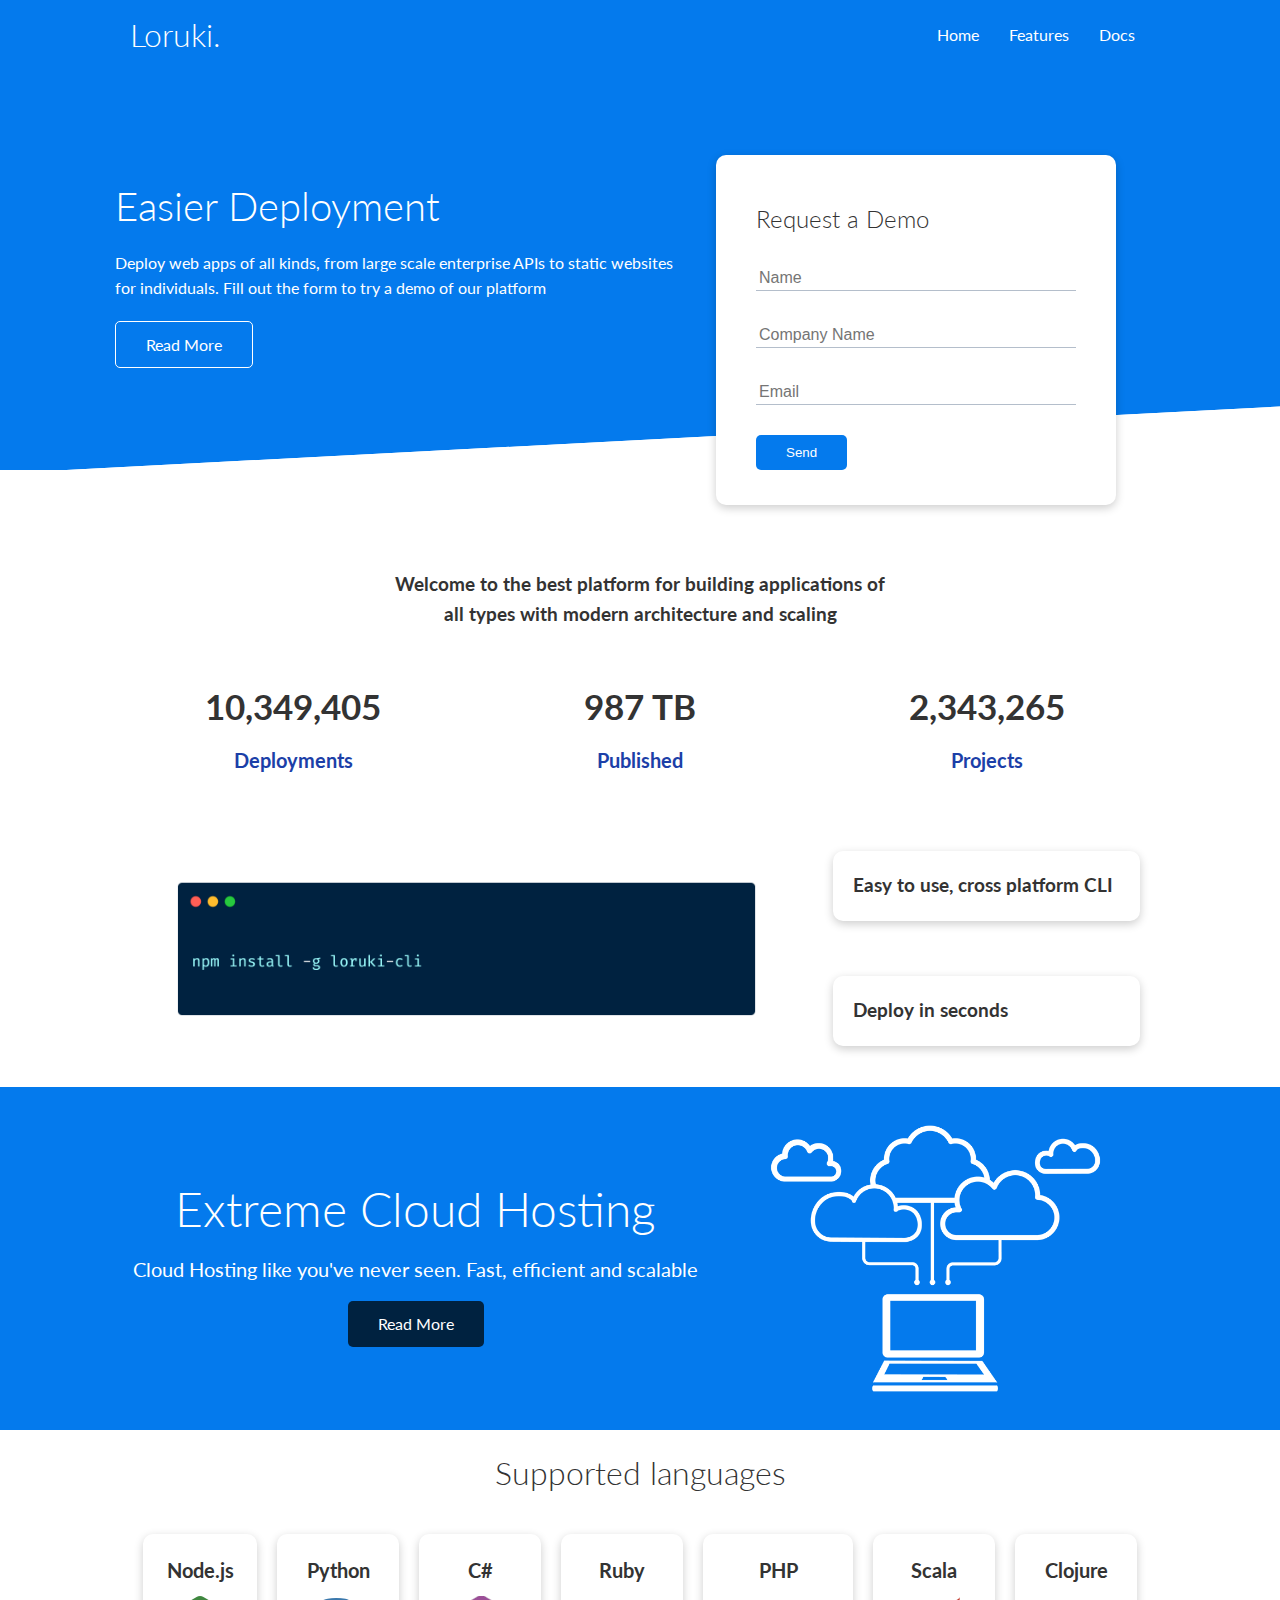
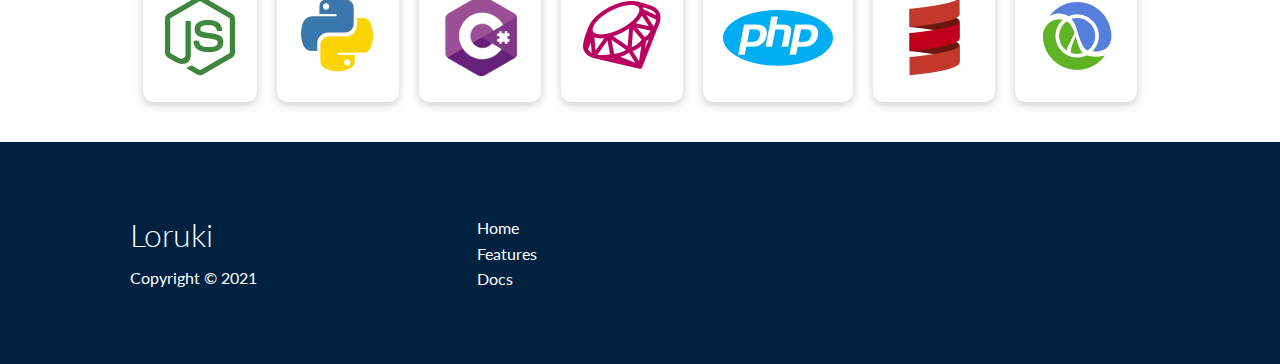
<file: index.html>
<!DOCTYPE html>
<html lang="en">

<head>
    <meta charset="UTF-8">
    <meta http-equiv="X-UA-Compatible" content="IE=edge">
    <meta name="viewport" content="width=device-width, initial-scale=1.0">
    <link rel="stylesheet" href="https://cdnjs.cloudflare.com/ajax/libs/font-awesome/6.0.0-beta3/css/all.min.css"
        integrity="sha512-Fo3rlrZj/k7ujTnHg4CGR2D7kSs0v4LLanw2qksYuRlEzO+tcaEPQogQ0KaoGN26/zrn20ImR1DfuLWnOo7aBA=="
        crossorigin="anonymous" referrerpolicy="no-referrer" />
    <link rel="stylesheet" href="utilities.css">
    <link rel="stylesheet" href="styles.css">
    <title>Loruki | Cloud Hosting For Everyone</title>
</head>

<body>
    <!-- Navbar -->
    <div class="navbar">
        <div class="container flex">
            <h1 class="logo">Loruki.</h1>
            <nav>
                <ul>
                    <li><a href="index.html">Home</a></li>
                    <li><a href="features.html">Features</a></li>
                    <li><a href="docs.html">Docs</a></li>
                </ul>
            </nav>
        </div>
    </div>

    <!-- Showcase -->
    <section class="showcase">
        <div class="container grid">
            <div class="showcase-text">
                <h1>Easier Deployment</h1>
                <p>Deploy web apps of all kinds, from large scale enterprise APIs to static websites for individuals.
                    Fill out the form to try a demo of our platform</p>
                <a href="features.html" class="btn btn-outline">Read More</a>
            </div>

            <div class="showcase-form card">
                <h2>Request a Demo</h2>
                <form>
                    <div class="form-control">
                        <input type="text" name="name" placeholder="Name" required>
                    </div>
                    <div class="form-control">
                        <input type="text" name="company" placeholder="Company Name" required>
                    </div>
                    <div class="form-control">
                        <input type="email" name="email" placeholder="Email" required>
                    </div>
                    <input type="submit" value="Send" class="btn btn-primary">
                </form>
            </div>
        </div>
    </section>

    <!-- Stats -->
    <section class="stats">
        <div class="container">
            <h3 class="stats-heading text-center my-1">
                Welcome to the best platform for building applications of all types with modern architecture and scaling
            </h3>

            <div class="grid grid-3 text-center my-4">
                <div>
                    <i class="fas fa-server fa-3x"></i>
                    <h3>10,349,405</h3>
                    <p class="text-secondary">Deployments</p>
                </div>
                <div>
                    <i class="fas fa-upload fa-3x"></i>
                    <h3>987 TB</h3>
                    <p class="text-secondary">Published</p>
                </div>
                <div>
                    <i class="fas fa-project-diagram fa-3x"></i>
                    <h3>2,343,265</h3>
                    <p class="text-secondary">Projects</p>
                </div>
            </div>
        </div>
    </section>

    <!-- Cli -->
    <section class="cli">
        <div class="container grid">
            <img src="images/cli.png" alt="">
            <div class="card">
                <h3>Easy to use, cross platform CLI</h3>
            </div>
            <div class="card">
                <h3>Deploy in seconds</h3>
            </div>
        </div>
    </section>

    <!-- Cloud -->
    <section class="cloud bg-primary my-2 py-2">
        <div class="container grid">
            <div class="text-center">
                <h2 class="lg">Extreme Cloud Hosting</h2>
                <p class="lead my-1">Cloud Hosting like you've never seen. Fast, efficient and scalable</p>
                <a href="features.html" class="btn btn-dark">Read More</a>
            </div>
            <img src="images/cloud.png" alt="">
        </div>
    </section>

    <!-- Languages -->
    <section class="languages">
        <h2 class="md text-center my-2">
            Supported languages
        </h2>
        <div class="container flex">
            <div class="card">
                <h4>Node.js</h4>
                <img src="images/logos/node.png" alt="">
            </div>
            <div class="card">
                <h4>Python</h4>
                <img src="images/logos/python.png" alt="">
            </div>
            <div class="card">
                <h4>C#</h4>
                <img src="images/logos/csharp.png" alt="">
            </div>
            <div class="card">
                <h4>Ruby</h4>
                <img src="images/logos/ruby.png" alt="">
            </div>
            <div class="card">
                <h4>PHP</h4>
                <img src="images/logos/php.png" alt="">
            </div>
            <div class="card">
                <h4>Scala</h4>
                <img src="images/logos/scala.png" alt="">
            </div>
            <div class="card">
                <h4>Clojure</h4>
                <img src="images/logos/clojure.png" alt="">
            </div>
        </div>
    </section>

    <!-- Footer -->
    <footer class="footer bg-dark py-5">
        <div class="container grid grid-3">
            <div>
                <h1>Loruki</h1>
                <p>Copyright &copy; 2021</p>
            </div>
            <nav>
                <ul>
                    <li><a href="index.html">Home</a></li>
                    <li><a href="features.html">Features</a></li>
                    <li><a href="docs.html">Docs</a></li>
                </ul>
            </nav>
            <div class="social">
                <a href="#"><i class="fab fa-github fa-2x"></i></a>
                <a href="#"><i class="fab fa-facebook fa-2x"></i></a>
                <a href="#"><i class="fab fa-instagram fa-2x"></i></a>
                <a href="#"><i class="fab fa-twitter fa-2x"></i></a>
            </div>
        </div>
    </footer>
</body>

</html>
</file>
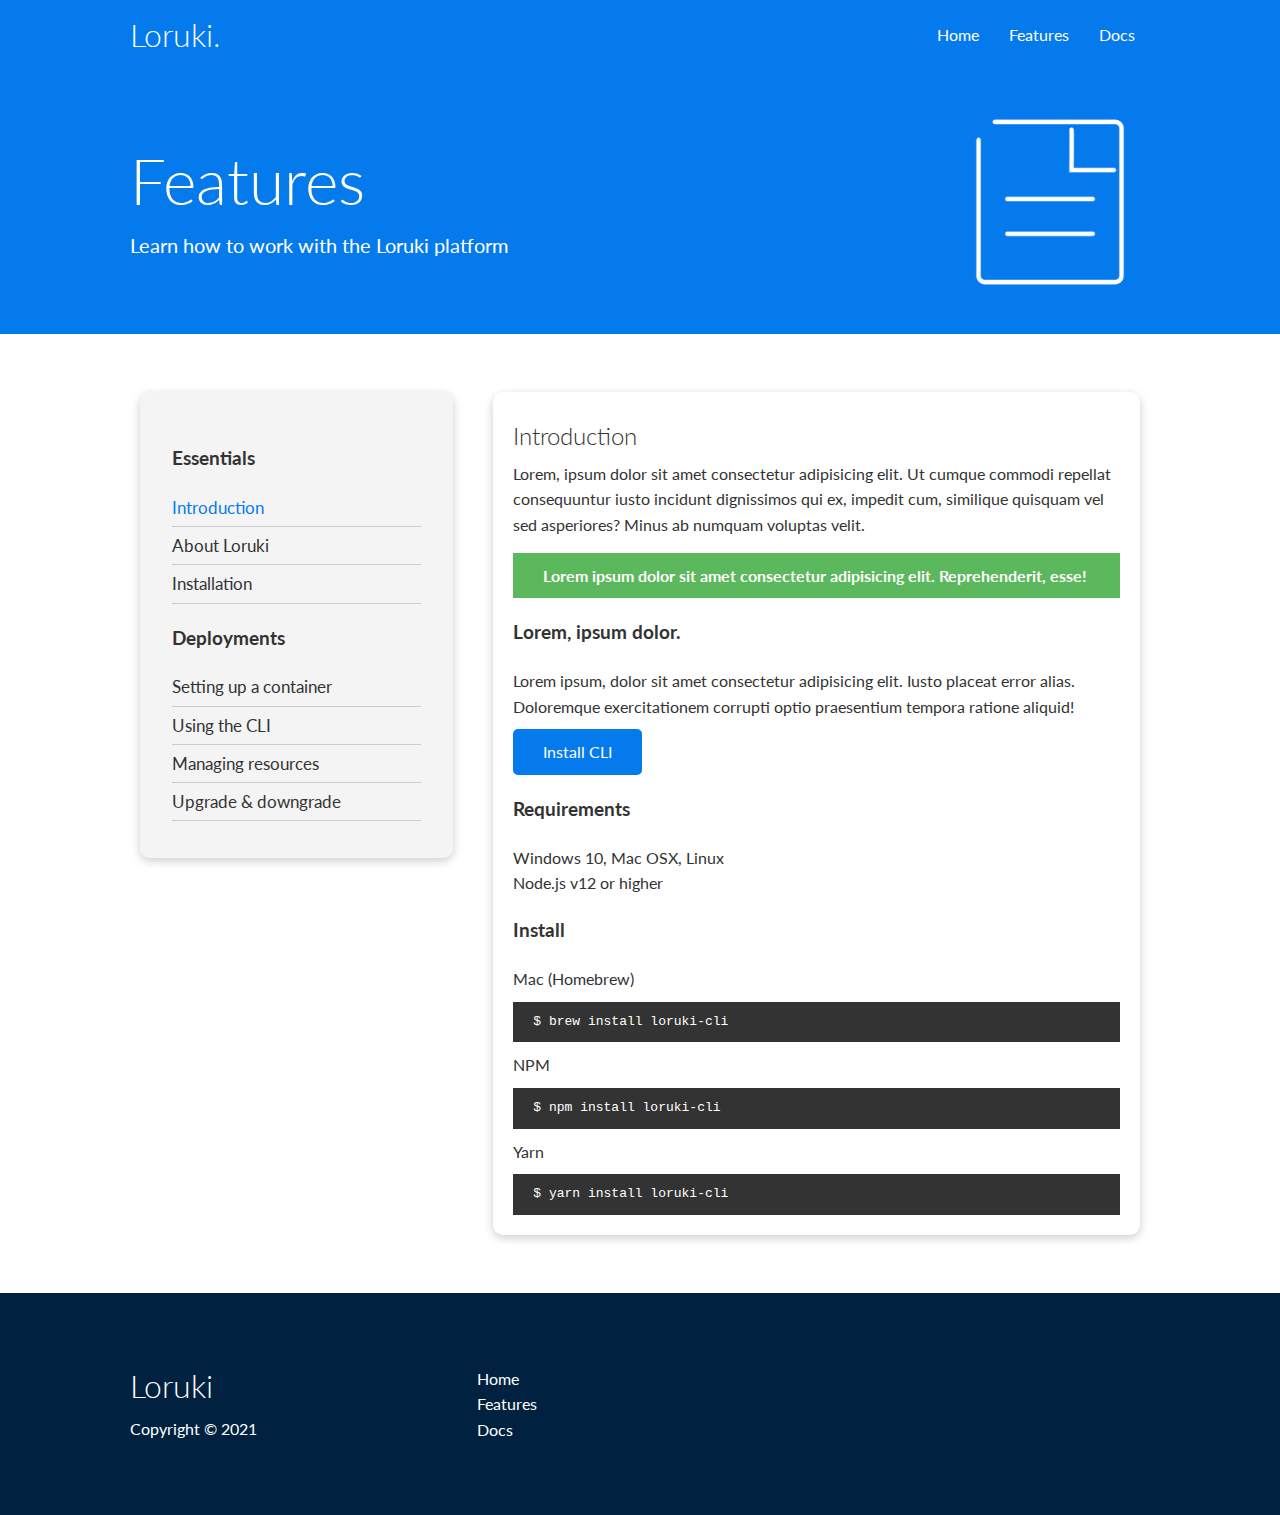
<file: docs.html>
<!DOCTYPE html>
<html lang="en">

<head>
    <meta charset="UTF-8">
    <meta http-equiv="X-UA-Compatible" content="IE=edge">
    <meta name="viewport" content="width=device-width, initial-scale=1.0">
    <link rel="stylesheet" href="https://cdnjs.cloudflare.com/ajax/libs/font-awesome/6.0.0-beta3/css/all.min.css"
        integrity="sha512-Fo3rlrZj/k7ujTnHg4CGR2D7kSs0v4LLanw2qksYuRlEzO+tcaEPQogQ0KaoGN26/zrn20ImR1DfuLWnOo7aBA=="
        crossorigin="anonymous" referrerpolicy="no-referrer" />
    <link rel="stylesheet" href="utilities.css">
    <link rel="stylesheet" href="styles.css">
    <title>Loruki | Cloud Hosting For Everyone</title>
</head>

<body>
    <!-- Navbar -->
    <div class="navbar">
        <div class="container flex">
            <h1 class="logo">Loruki.</h1>
            <nav>
                <ul>
                    <li><a href="index.html">Home</a></li>
                    <li><a href="features.html">Features</a></li>
                    <li><a href="docs.html">Docs</a></li>
                </ul>
            </nav>
        </div>
    </div>

    <!-- Head -->
    <section class="docs-head bg-primary py-3">
        <div class="container grid">
            <div>
                <h1 class="xl">Features</h1>
                <p class="lead">
                    Learn how to work with the Loruki platform
                </p>
            </div>
            <img src="images/docs.png" alt="">
        </div>
    </section>

    <!-- Docs Main -->
    <section class="docs-main my-4">
        <div class="container grid">
            <div class="card bg-light p-3">
                <h3 class="my-2">Essentials</h3>
                <nav>
                    <ul>
                        <li><a class="text-primary" href="#">Introduction</a></li>
                        <li><a href="#">About Loruki</a></li>
                        <li><a href="#">Installation</a></li>
                    </ul>
                </nav>

                <h3 class="my-2">Deployments</h3>
                <nav>
                    <ul>
                        <li><a href="#">Setting up a container</a></li>
                        <li><a href="#">Using the CLI</a></li>
                        <li><a href="#">Managing resources</a></li>
                        <li><a href="#">Upgrade & downgrade</a></li>
                    </ul>
                </nav>
            </div>
            <div class="card">
                <h2>Introduction</h2>
                <p>Lorem, ipsum dolor sit amet consectetur adipisicing elit. Ut cumque commodi repellat consequuntur
                    iusto incidunt dignissimos qui ex, impedit cum, similique quisquam vel sed asperiores? Minus ab
                    numquam voluptas velit.</p>
                <div class="alert alert-success">
                    <i class="fas fa-info"></i> Lorem ipsum dolor sit amet consectetur adipisicing elit. Reprehenderit,
                    esse!
                </div>
                <h3>Lorem, ipsum dolor.</h3>
                <p>Lorem ipsum, dolor sit amet consectetur adipisicing elit. Iusto placeat error alias. Doloremque
                    exercitationem corrupti optio praesentium tempora ratione aliquid!</p>
                <a href="#" class="btn btn-primary">Install CLI</a>

                <h3>Requirements</h3>
                <ul>
                    <li>Windows 10, Mac OSX, Linux</li>
                    <li>Node.js v12 or higher</li>
                </ul>

                <h3>Install</h3>
                <p>Mac (Homebrew)</p>
                <pre><code>$ brew install loruki-cli</code></pre>
                <p>NPM</p>
                <pre><code>$ npm install loruki-cli</code></pre>
                <p>Yarn</p>
                <pre><code>$ yarn install loruki-cli</code></pre>
            </div>
        </div>
    </section>

    <!-- Footer -->
    <footer class="footer bg-dark py-5">
        <div class="container grid grid-3">
            <div>
                <h1>Loruki</h1>
                <p>Copyright &copy; 2021</p>
            </div>
            <nav>
                <ul>
                    <li><a href="index.html">Home</a></li>
                    <li><a href="features.html">Features</a></li>
                    <li><a href="docs.html">Docs</a></li>
                </ul>
            </nav>
            <div class="social">
                <a href="#"><i class="fab fa-github fa-2x"></i></a>
                <a href="#"><i class="fab fa-facebook fa-2x"></i></a>
                <a href="#"><i class="fab fa-instagram fa-2x"></i></a>
                <a href="#"><i class="fab fa-twitter fa-2x"></i></a>
            </div>
        </div>
    </footer>
</body>

</html>
</file>
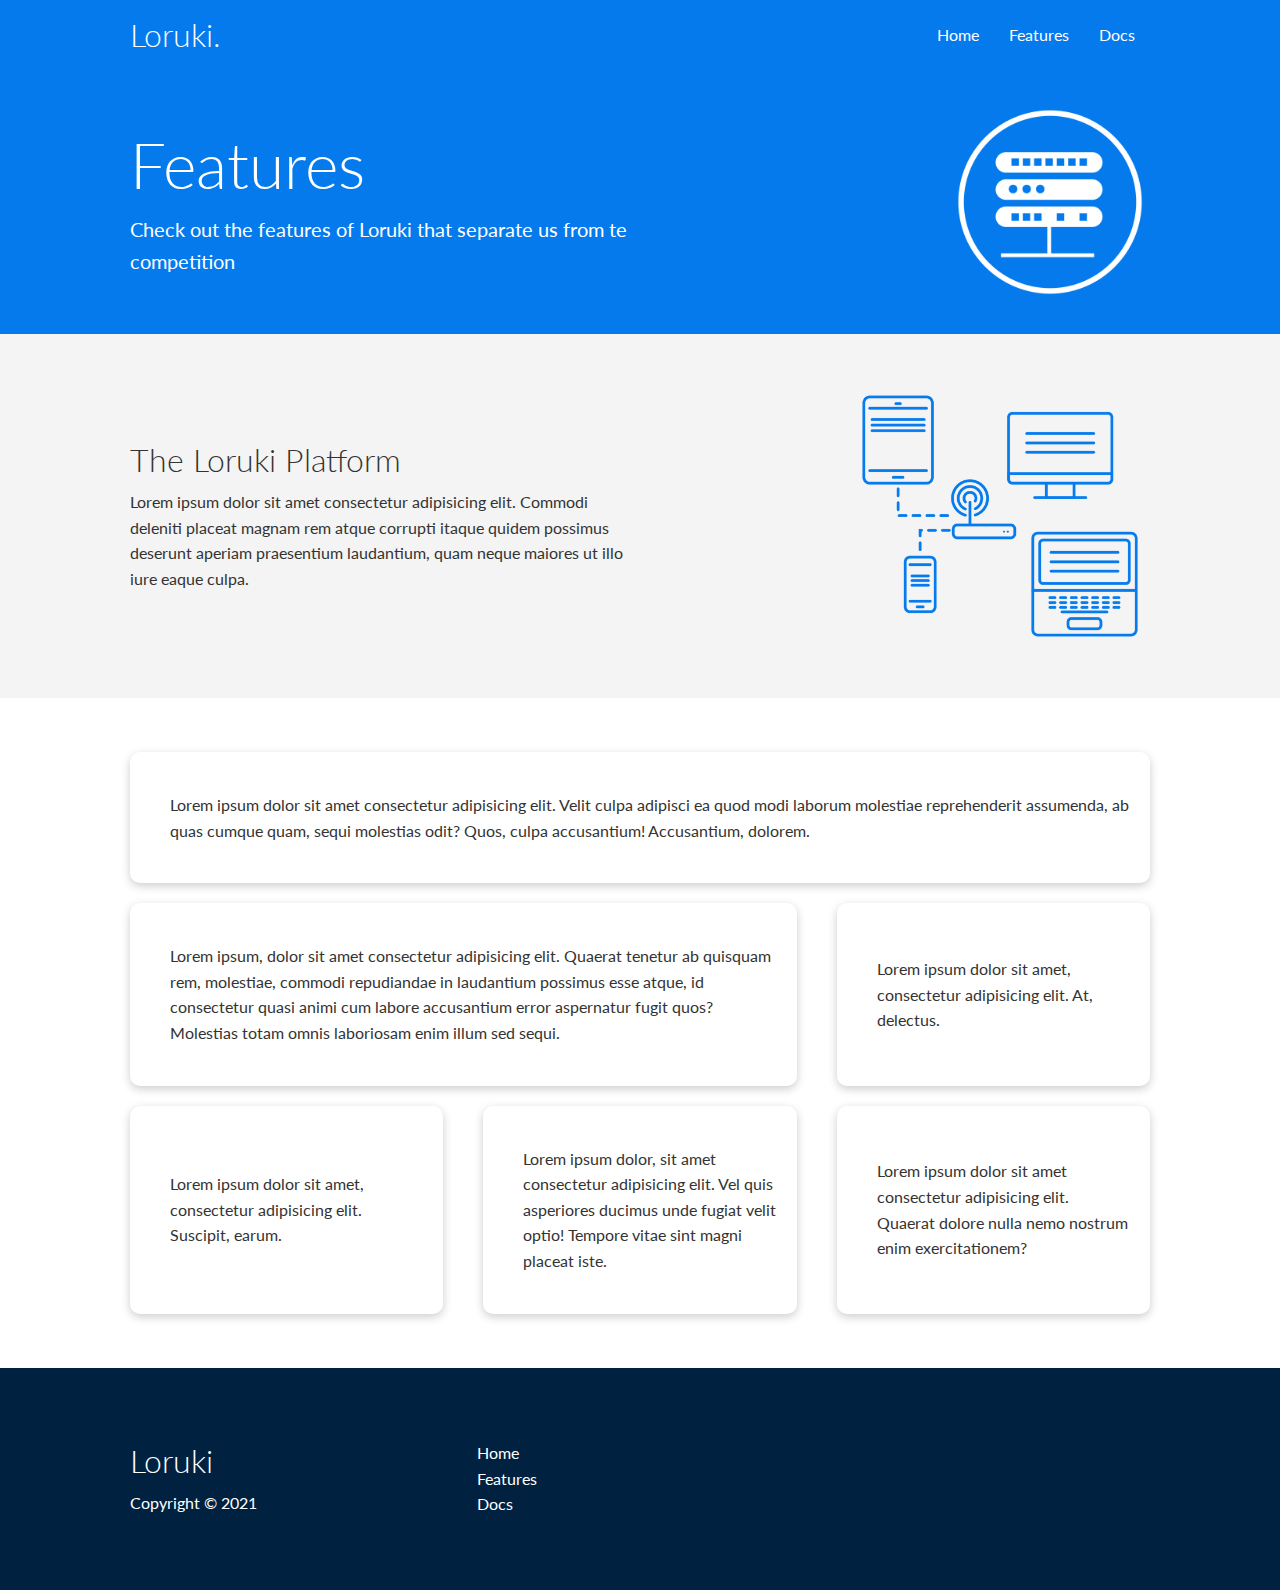
<file: features.html>
<!DOCTYPE html>
<html lang="en">

<head>
    <meta charset="UTF-8">
    <meta http-equiv="X-UA-Compatible" content="IE=edge">
    <meta name="viewport" content="width=device-width, initial-scale=1.0">
    <link rel="stylesheet" href="https://cdnjs.cloudflare.com/ajax/libs/font-awesome/6.0.0-beta3/css/all.min.css"
        integrity="sha512-Fo3rlrZj/k7ujTnHg4CGR2D7kSs0v4LLanw2qksYuRlEzO+tcaEPQogQ0KaoGN26/zrn20ImR1DfuLWnOo7aBA=="
        crossorigin="anonymous" referrerpolicy="no-referrer" />
    <link rel="stylesheet" href="utilities.css">
    <link rel="stylesheet" href="styles.css">
    <title>Loruki | Cloud Hosting For Everyone</title>
</head>

<body>
    <!-- Navbar -->
    <div class="navbar">
        <div class="container flex">
            <h1 class="logo">Loruki.</h1>
            <nav>
                <ul>
                    <li><a href="index.html">Home</a></li>
                    <li><a href="features.html">Features</a></li>
                    <li><a href="docs.html">Docs</a></li>
                </ul>
            </nav>
        </div>
    </div>

    <!-- Head -->
    <section class="features-head bg-primary py-3">
        <div class="container grid">
            <div>
                <h1 class="xl">Features</h1>
                <p class="lead">
                    Check out the features of Loruki that separate us from te competition
                </p>
            </div>
            <img src="images/server.png" alt="">
        </div>
    </section>

    <!-- Sub head -->
    <section class="features-sub-head bg-light py-3">
        <div class="container grid">
            <div>
                <h1 class="md">The Loruki Platform</h1>
                <p>
                    Lorem ipsum dolor sit amet consectetur adipisicing elit. Commodi deleniti placeat magnam rem atque
                    corrupti itaque quidem possimus deserunt aperiam praesentium laudantium, quam neque maiores ut illo
                    iure eaque culpa.
                </p>
            </div>
            <img src="images/server2.png" alt="">
        </div>
    </section>

    <section class="features-main my-2">
        <div class="container grid grid-3">
            <div class="card flex">
                <i class="fas fa-server fa-3x"></i>
                <p>Lorem ipsum dolor sit amet consectetur adipisicing elit. Velit culpa adipisci ea quod modi laborum
                    molestiae reprehenderit assumenda, ab quas cumque quam, sequi molestias odit? Quos, culpa
                    accusantium! Accusantium, dolorem.</p>
            </div>
            <div class="card flex">
                <i class="fas fa-network-wired fa-3x"></i>
                <p>Lorem ipsum, dolor sit amet consectetur adipisicing elit. Quaerat tenetur ab quisquam rem, molestiae,
                    commodi repudiandae in laudantium possimus esse atque, id consectetur quasi animi cum labore
                    accusantium error aspernatur fugit quos? Molestias totam omnis laboriosam enim illum sed sequi.</p>
            </div>
            <div class="card flex">
                <i class="fas fa-laptop-code fa-3x"></i>
                <p>Lorem ipsum dolor sit amet, consectetur adipisicing elit. At, delectus.</p>
            </div>
            <div class="card flex">
                <i class="fas fa-database fa-3x"></i>
                <p>Lorem ipsum dolor sit amet, consectetur adipisicing elit. Suscipit, earum.</p>
            </div>
            <div class="card flex">
                <i class="fas fa-power-off fa-3x"></i>
                <p>Lorem ipsum dolor, sit amet consectetur adipisicing elit. Vel quis asperiores ducimus unde fugiat
                    velit optio! Tempore vitae sint magni placeat iste.</p>
            </div>
            <div class="card flex">
                <i class="fas fa-upload fa-3x"></i>
                <p>Lorem ipsum dolor sit amet consectetur adipisicing elit. Quaerat dolore nulla nemo nostrum enim
                    exercitationem?</p>
            </div>
        </div>
    </section>

    <!-- Footer -->
    <footer class="footer bg-dark py-5">
        <div class="container grid grid-3">
            <div>
                <h1>Loruki</h1>
                <p>Copyright &copy; 2021</p>
            </div>
            <nav>
                <ul>
                    <li><a href="index.html">Home</a></li>
                    <li><a href="features.html">Features</a></li>
                    <li><a href="docs.html">Docs</a></li>
                </ul>
            </nav>
            <div class="social">
                <a href="#"><i class="fab fa-github fa-2x"></i></a>
                <a href="#"><i class="fab fa-facebook fa-2x"></i></a>
                <a href="#"><i class="fab fa-instagram fa-2x"></i></a>
                <a href="#"><i class="fab fa-twitter fa-2x"></i></a>
            </div>
        </div>
    </footer>
</body>

</html>
</file>
<file: utilities.css>
.container {
    max-width: 1100px;
    margin: 0 auto;
    overflow: hidden;
    padding: 0 40px;
}

.card {
    background-color: #fff;
    color: #333;
    border-radius: 10px;
    box-shadow: 0 3px 10px rgba(0, 0, 0, 0.2);
    padding: 20px;
    margin: 10px;
}

.btn {
    display: inline-block;
    padding: 10px 30px;
    cursor: pointer;
    background: var(--primary-color);
    color: #fff;
    border: none;
    border-radius: 5px;
}

.btn-outline {
    background-color: transparent;
    border: 1px #fff solid;
}

.btn:hover {
    transform: scale(0.98);
}

/* Backgrounds & colored buttons */
.bg-primary, 
.btn-primary {
    background-color: var(--primary-color);
    color: #fff;
}

.bg-secondary, 
.btn-secondary {
    background-color: var(--secondary-color);
    color: #fff;
}

.bg-dark, 
.btn-dark {
    background-color: var(--dark-color);
    color: #fff;
}

.bg-light, 
.btn-light {
    background-color: var(--light-color);
    color: #333;
}

.bg-primary a, 
.btn-primary a,
.bg-secondary a, 
.btn-secondary a,
.bg-dark a, 
.btn-dark a {
    color: #fff;
}

/* Text colors */
.text-primary {
    color: var(--primary-color);
}

.text-secondary {
    color: var(--secondary-color);
}

.text-dark {
    color: var(--dark-color);
}

.text-light {
    color: var(--light-color);
}

/* Text sizes */
.lead {
    font-size: 20px;
}

.sm {
    font-size: 1rem;
}

.md {
    font-size: 2rem;
}

.lg {
    font-size: 3rem;
}

.xl {
    font-size: 4rem;
}

.text-center {
    text-align: center;
}

/* Alert */
.alert {
    background-color: var(--light-color);
    padding: 10px 20px;
    font-weight: bold;
    margin: 15px 0;
}

.alert i {
    margin-right: 10px;
}

.alert-success {
    background-color: var(--success-color);
    color: #fff;
}

.alert-error {
    background-color: var(--error-color);
    color: #fff;
}

.flex {
    display: flex;
    justify-content: center;
    align-items: center;
    height: 100%;
}

.grid {
    display: grid;
    grid-template-columns: repeat(2, 1fr);
    gap: 20px;
    justify-content: center;
    align-items: center;
    height: 100%;
}

.grid-3 {
    grid-template-columns: repeat(3, 1fr);
}

/* Margin */
.my-1 {
    margin: 1rem 0;
}

.my-2 {
    margin: 1.5rem 0;
}

.my-3 {
    margin: 2rem 0;
}

.my-4 {
    margin: 3rem 0;
}

.my-5 {
    margin: 4rem 0;
}

.m-1 {
    margin: 1rem;
}

.m-2 {
    margin: 1.5rem;
}

.m-3 {
    margin: 2rem;
}

.m-4 {
    margin: 3rem;
}

.m-5 {
    margin: 4rem;
}

/* Padding */
.py-1 {
    padding: 1rem 0;
}

.py-2 {
    padding: 1.5rem 0;
}

.py-3 {
    padding: 2rem 0;
}

.py-4 {
    padding: 3rem 0;
}

.py-5 {
    padding: 4rem 0;
}

.p-1 {
    padding: 1rem;
}

.p-2 {
    padding: 1.5rem;
}

.p-3 {
    padding: 2rem;
}

.p-4 {
    padding: 3rem;
}

.p-5 {
    padding: 4rem;
}
</file>
<file: styles.css>
@import url('https://fonts.googleapis.com/css2?family=Lato:wght@300&display=swap');

:root {
    --primary-color: #047aed;
    --secondary-color: #1c3fa8;
    --dark-color: #002240;
    --light-color: #f4f4f4f4;
    --success-color: #5cb85c;
    --error-color: #d9534f;
}

* {
    box-sizing: border-box;
    padding: 0;
    margin: 0;
}

body {
    font-family: 'Lato', sans-serif;
    color: #333;
    line-height: 1.6;
}

ul {
    list-style-type: none;
}

a {
    text-decoration: none;
    color: #333;
}

h1, h2 {
    font-weight: 300;
    line-height: 1.2;
    margin: 10px 0;
}

p {
    margin: 10px 0;
}

img {
    width: 100%;
}

code, pre {
    background: #333;
    color: #fff;
    padding: 10px;
}

 /* Navbar */

.navbar {
    background-color: var(--primary-color);
    color: #fff;
    height: 70px;
}

.navbar ul {
    display: flex;
}

.navbar a {
    color: #fff;
    padding: 10px;
    margin: 0 5px;
}

.navbar a:hover {
    border-bottom: 2px #fff solid;
}

.navbar .flex {
    justify-content: space-between;
}

/* Showcase */
.showcase {
    height: 400px;
    background-color: var(--primary-color);
    color: #fff;
    position: relative;
}

.showcase h1 {
    font-size: 40px;
}

.showcase p {
    margin: 20px 0;
}

.showcase .grid {
    overflow: visible;
    grid-template-columns: 55% 45%;
    gap: 30px;
}

.showcase-text {
    animation: slideInFromLeft 1s ease-in;
}

.showcase-form {
    position: relative;
    top: 60px;
    height: 350px;
    width: 400px;
    padding: 40px;
    z-index: 100;
    animation: slideInFromRight 1s ease-in;
}

.showcase-form .form-control {
    margin: 30px 0;
}

.showcase-form input[type='text'], .showcase-form input[type='email'] {
    border: 0;
    border-bottom: 1px solid #b4becb;
    width: 100%;
    padding: 3px;
    font-size: 16px;
}

.showcase-form input:focus {
    outline: none;
}

.showcase::before, .showcase::after {
    content: '';
    position: absolute;
    height: 100px;
    bottom: -70px;
    right: 0;
    left: 0;
    background: #fff;
    transform: skewY(-3deg);
    -webkit-transform: skewY(-3deg);
    -moz-transform: skewY(-3deg);
    -ms-transform: skewY(-3deg);
}

/* Stats */
.stats {
    padding-top: 100px;
    animation: slideInFromBottom 1s ease-in;
}

.stats-heading {
    max-width: 500px;
    margin: auto;
}

.stats .grid h3 {
    font-size: 35px;
}

.stats .grid p {
    font-size: 20px;
    font-weight: bold;
}

.cli .grid {
    grid-template-columns: repeat(3, 1fr);
    grid-template-rows: repeat(2, 1fr);
}

.cli .grid > *:first-child {
    grid-column: 1 / span 2;
    grid-row: 1 / span 2;
}

/* Cloud */
.cloud .grid {
    grid-template-columns: 4fr 3fr;
}

/* Languages */
.languages .flex {
    flex-wrap: wrap;
}

.languages .card {
    text-align: center;
    margin: 18px 10px 40px;
    transition: transform 0.2s ease-in;
}

.languages .card h4 {
    font-size: 20px;
    margin-bottom: 10px;
}

.languages .card:hover {
    transform: translateY(-15px);
}

/* Features */
.features-head img, .docs-head img {
    width: 200px;
    justify-self: flex-end;
}

.features-sub-head img {
    width: 300px;
    justify-self: flex-end;
}

.features-main .card > i {
    margin-right: 20px;
}

.features-main .grid {
    padding: 30px; 
}

.features-main .grid > *:first-child {
    grid-column: 1 / span 3; 
}

.features-main .grid > *:nth-child(2) {
    grid-column: 1 / span 2; 
}

/* Docs */
.docs-main h3 {
    margin: 20px 0;
}

.docs-main .grid {
    grid-template-columns: 1fr 2fr;
    align-items: flex-start;
}

.docs-main nav li {
    font-size: 17px;
    padding-bottom: 5px;
    margin-bottom: 5px;
    border-bottom: 1px #ccc solid;
}

.docs-main a:hover {
    font-weight: bold;
}

/* Footer */
.footer .social a {
    margin: 0 10px;
}

/* Animations */
@keyframes slideInFromLeft {
    0% {
        transform: translateX(-100%);
    }

    100% {
        transform: translateX(0);
    }
}

@keyframes slideInFromRight {
    0% {
        transform: translateX(100%);
    }

    100% {
        transform: translateX(0);
    }
}

@keyframes slideInFromTop{
    0% {
        transform: translateY(-100%);
    }

    100% {
        transform: translateY(0);
    }
}

@keyframes slideInFromBottom {
    0% {
        transform: translatey(100%);
    }

    100% {
        transform: translatey(0);
    }
}

/* Tablets and under */
@media (max-width: 768px) {
    .grid,
    .showcase .grid,
    .stats .grid,
    .cli .grid,
    .cloud .grid, .features-main .grid, .docs-main .grid {
        grid-template-columns: 1fr;
        grid-template-rows: 1fr;
    }

    .showcase {
        height: auto;
    }

    .showcase-text {
        text-align: center;
        margin-top: 40px;
        animation: slideInFromTop 1s ease-in;
    }

    .showcase-form {
        justify-self: center;
        margin: auto;
        animation: slideInFromBottom 1s ease-in;
    }

    .cli .grid > *:first-child {
        grid-column: 1;
        grid-row: 1;
    }

    .features-head, 
    .features-sub-head, 
    .docs-head {
        text-align: center;
    }

    .features-head img, 
    .features-sub-head img, 
    .docs-head img {
        justify-self: center;
    }

    .features-main .grid > *:first-child, 
    .features-main .grid > *:nth-child(2) {
        grid-column: 1;
    }
}


/* Mobile */
@media (max-width: 500px) {
    .navbar {
        height: 110px;
    }

    .navbar .flex {
        flex-direction: column;
    }

    .navbar ul {
        padding: 10px;
        background-color: rgba(0, 0, 0, 0.1);
    }
}
</file>
